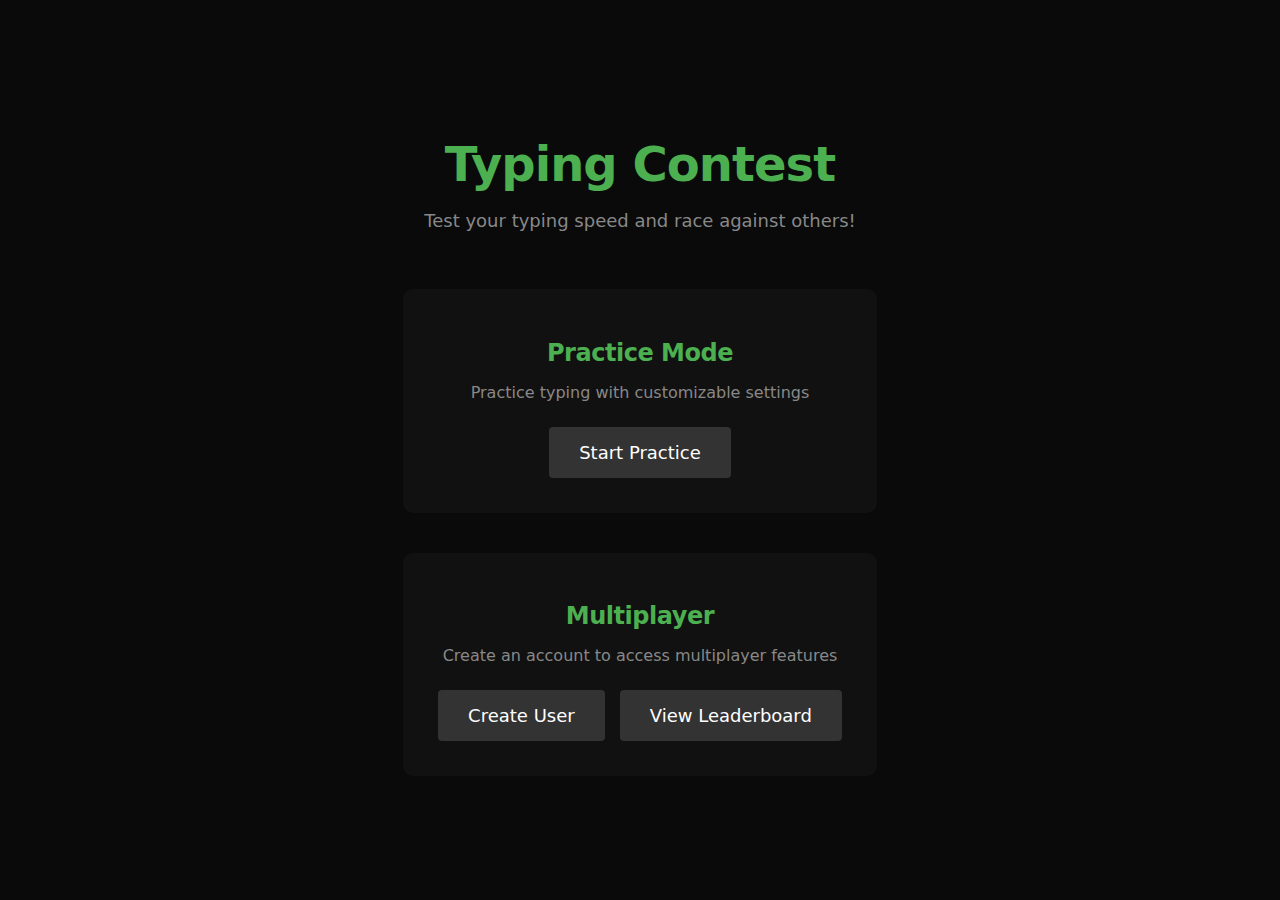
<file: index.html>
<!DOCTYPE html>
<html lang="en">
<head>
    <meta charset="UTF-8">
    <title>Typing Contest</title>
    <link rel="stylesheet" href="styles.css">
</head>
<body>
    <div id="user-info" class="user-info">
        <div id="user-avatar" class="avatar"></div>
        <button id="logout-btn" style="display: none">Logout</button>
    </div>
    
    <div id="content-container">
        <div class="hero-section">
            <h1>Typing Contest</h1>
            <p class="subtitle">Test your typing speed and race against others!</p>
        </div>

        <div id="main-menu">
            <div class="menu-section practice">
                <h2>Practice Mode</h2>
                <p>Practice typing with customizable settings</p>
                <button onclick="window.location.href='practice.html'" class="primary-btn">Start Practice</button>
            </div>

            <div class="menu-section multiplayer">
                <h2>Multiplayer</h2>
                <div id="guest-options">
                    <p>Create an account to access multiplayer features</p>
                    <button onclick="window.location.href='create-user.html'" class="primary-btn">Create User</button>
                    <button onclick="window.location.href='leaderboard.html'" class="secondary-btn">View Leaderboard</button>
                </div>
                <div id="user-options" style="display: none">
                    <button onclick="window.location.href='create-room.html'" class="primary-btn">Create Room</button>
                    <button onclick="window.location.href='rooms.html'" class="primary-btn">Join Room</button>
                    <button onclick="window.location.href='leaderboard.html'" class="secondary-btn">Leaderboard</button>
                </div>
            </div>
        </div>
    </div>
    <script type="module" src="js/index.js"></script>
</body>
</html>
</file>
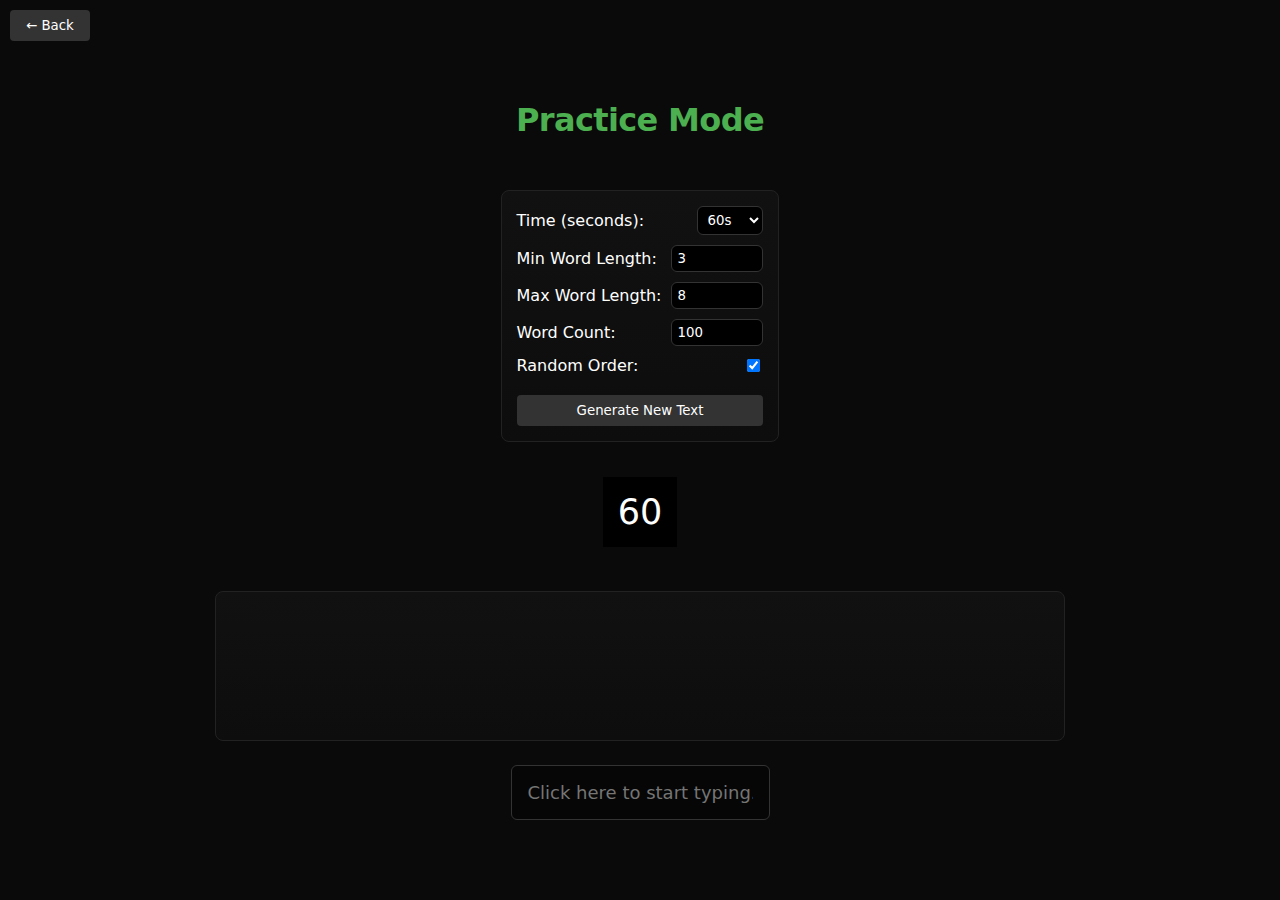
<file: practice.html>
<!DOCTYPE html>
<html lang="en">
  <head>
    <meta charset="UTF-8" />
    <title>Practice Mode - Typing Contest</title>
    <link rel="stylesheet" href="styles.css" />
  </head>
  <body>
    <div id="content-container">
      <div class="practice-header">
        <button class="back-button" onclick="window.location.href='index.html'">← Back</button>
        <h1>Practice Mode</h1>
      </div>

      <div class="text-options">
        <div class="option-group">
          <label>Time (seconds):</label>
          <select id="time-select">
            <option value="30">30s</option>
            <option value="60" selected>60s</option>
            <option value="120">2min</option>
            <option value="300">5min</option>
          </select>
        </div>
        <div class="option-group">
          <label>Min Word Length:</label>
          <input type="number" id="min-length" value="3" min="1" max="15" />
        </div>
        <div class="option-group">
          <label>Max Word Length:</label>
          <input type="number" id="max-length" value="8" min="1" max="15" />
        </div>
        <div class="option-group">
          <label>Word Count:</label>
          <input type="number" id="word-count" value="100" min="10" max="500" />
        </div>
        <div class="option-group">
          <label>Random Order:</label>
          <input type="checkbox" id="random-order" checked />
        </div>
        <button id="generate-btn">Generate New Text</button>
        <button id="retry-btn" style="display: none">Retry Same Text</button>
      </div>

      <div id="timer">60</div>
      <div id="word-box"></div>
      <div id="input-container">
        <input
          type="text"
          id="input-box"
          placeholder="Click here to start typing..."
          autocomplete="off"
          autocorrect="off"
          autocapitalize="off"
          spellcheck="false"
        />
      </div>
      <div id="result-text"></div>
      <div id="stats" style="display: none">
        <div class="stat-item">WPM: <span id="wpm-stat">0</span></div>
        <div class="stat-item">Accuracy: <span id="accuracy-stat">0%</span></div>
        <div class="stat-item">Errors: <span id="error-stat">0</span></div>
      </div>
    </div>
    <script type="module" src="js/practice.js"></script>
  </body>
</html>
</file>
<file: styles.css>
body {
  background-color: #0a0a0a;
  color: #f0f0f0;
  font-family: system-ui, -apple-system, BlinkMacSystemFont, "Segoe UI", sans-serif;
  text-align: center;
  height: 100vh;
  display: flex;
  justify-content: center;
  align-items: center;
  margin: 0;
  overflow-x: hidden; /* Prevent horizontal scrolling */
}

#content-container {
  display: flex;
  flex-direction: column;
  align-items: center;
  width: 100%;
  max-width: 800px;
  padding: 2rem;
}

input,
textarea,
select,
button {
  font-family: inherit;
  border-radius: 6px;
  transition: all 0.2s ease;
}

#timer,
#results {
  margin: 20px;
  padding: 15px;
  font-size: 35px;
  background-color: rgb(0, 0, 0);
  color: white;
  border: none;
}
#word-box {
  font-size: 24px;
  color: white;
  width: 100%;
  max-width: 900px;
  height: 100px;
  overflow-y: auto; /* Changed from hidden to auto */
  text-align: left;
  position: relative;
  line-height: 1.6;
  padding: 1.5rem;
  margin: 1.5rem 0;
  background: linear-gradient(to bottom, #111111, #0d0d0d);
  border: 1px solid #222;
  border-radius: 8px;
  scrollbar-width: thin; /* For Firefox */
  scrollbar-color: #333 #111; /* For Firefox */
}

#word-box::-webkit-scrollbar {
  width: 8px; /* Added for better scrollbar */
}

#word-box::-webkit-scrollbar-track {
  background: #111; /* Added for better scrollbar */
}

#word-box::-webkit-scrollbar-thumb {
  background-color: #333; /* Added for better scrollbar */
  border-radius: 4px; /* Added for better scrollbar */
}

#input-box {
  width: 100%;
  padding: 1rem;
  font-size: 18px;
  background: rgba(0, 0, 0, 0.3);
  color: #fff;
  border: 1px solid #333;
  border-radius: 6px;
  transition: border-color 0.3s;
}

#input-box:focus {
  border-color: #4caf50;
  outline: none;
}

#input-box:disabled {
  background: #111;
  cursor: not-allowed;
}

.current-word {
  text-decoration: underline;
  text-decoration-thickness: 2px;
  text-underline-offset: 3px;
  text-decoration-color: #4caf50;
}

.incorrect {
  color: #f44336;
}

.completed {
  color: #4caf50;
}

#leaderboard-container {
  display: none;
}

#leaderboard {
  text-align: left;
}
#leaderboard h2 {
  border-bottom: 2px solid white;
  padding-bottom: 5px;
  margin-bottom: 10px;
}

#toggle-leaderboard {
  display: none;
}

#input-container {
  display: flex;
  align-items: center;
  gap: 10px;
}

#retry-button {
  display: inline-block;
  padding: 12px 20px;
  font-size: 20px;
  background-color: #000000;
  color: white;
  border: 2px solid rgb(59, 58, 58);
  cursor: pointer;
}

#retry-btn {
  width: 100%;
  margin-top: 10px;
  padding: 10px;
  background: #2c5530;
  color: #fff;
  border: none;
  border-radius: 4px;
  cursor: pointer;
  font-size: 16px;
  transition: background-color 0.3s ease;
}

#retry-btn:hover {
  background: #367a3d;
}

#retry-btn:active {
  transform: scale(0.98);
}

#result-text {
  margin-top: 20px;
  font-size: 30px;
  font-weight: bold;
  color: #ffffff;
  display: none;
}

@media (max-width: 768px) {
  #word-box {
    font-size: 25px; /* Maintain proportional size */
    max-width: 90vw;
  }

  #input-box {
    font-size: 22px;
    width: 90%;
    max-width: 300px;
  }

  #retry-button {
    font-size: 20px;
    padding: 12px;
  }
}

.race-track {
  position: relative;
  width: 100%;
  height: 200px; /* Increased height */
  background: linear-gradient(to bottom, #151515, #0d0d0d);
  margin: 20px 0;
  border-radius: 15px; /* Increased border radius */
  overflow: hidden;
  border: 1px solid #222;
  padding: 20px; /* Added padding */
  box-shadow: inset 0 0 20px rgba(0, 0, 0, 0.3); /* Added inner shadow */
}

.racer {
  position: absolute;
  top: 15px; /* Adjusted top spacing */
  transition: left 0.5s ease-out; /* Smoother transition */
  display: flex;
  flex-direction: column;
  align-items: center;
  color: #fff;
  padding: 10px; /* Added padding */
  background: rgba(0, 0, 0, 0.2); /* Added background */
  border-radius: 8px; /* Added border radius */
  min-width: 80px; /* Minimum width */
  transform-origin: center bottom; /* Add this line */
}

.racer-avatar {
  width: 45px; /* Slightly larger avatar */
  height: 45px;
  border-radius: 50%;
  background: #2a2a2a;
  display: flex;
  align-items: center;
  justify-content: center;
  background-size: cover;
  background-position: center;
  border: 2px solid #444; /* Added border */
  margin-bottom: 8px; /* Added margin */
}

.racer-name {
  position: absolute;
  top: -8px; /* Moved up slightly */
  left: 50%;
  font-size: 12px;
  white-space: nowrap;
  background: rgba(0, 0, 0, 0.7);
  padding: 2px 6px;
  border-radius: 4px;
  display: flex;
  align-items: center;
  gap: 5px;
  max-width: 200px; /* Maximum width */
  overflow: hidden;
  text-overflow: ellipsis; /* Add ellipsis for overflow */
}

.racer-wpm {
  font-size: 12px;
  color: #4caf50;
  display: inline;
  margin-left: 5px;
}

.finish-line {
  position: absolute;
  right: 0;
  top: 0;
  bottom: 0;
  width: 5px;
  background: linear-gradient(to bottom, #4caf50, #45a049); /* Gradient effect */
  box-shadow: 0 0 10px rgba(76, 175, 80, 0.5); /* Added glow effect */
}

.fullscreen-button {
  position: absolute;
  top: 10px;
  right: 10px;
  padding: 8px 16px;
  background: #333;
  border: 2px solid #555; /* Added border */
  border-radius: 4px;
  color: white;
  cursor: pointer;
  z-index: 1000;
  font-size: 14px; /* Added font size */
}

.fullscreen-button:hover {
  background: #444;
}

.race-track.fullscreen {
  position: fixed;
  top: 0;
  left: 0;
  width: 100vw;
  height: 100vh;
  margin: 0;
  z-index: 9999;
  padding: 50px;
}

.race-track.fullscreen .racer {
  transform: scale(1.5) translateY(70%); /* Scale and adjust position */
}

.race-track.fullscreen .racer-name {
  top: -25px; /* More space in fullscreen */
  max-width: 300px; /* Larger max-width in fullscreen */
  font-size: 14px; /* Slightly larger font */
  padding: 4px 8px; /* Larger padding */
}

.back-button {
  position: absolute;
  top: 10px;
  left: 10px;
  padding: 8px 16px;
  background: #333;
  border: none;
  border-radius: 4px;
  color: white;
  cursor: pointer;
  z-index: 1000;
}

.back-button:hover {
  background: #444;
}

form {
  display: flex;
  flex-direction: column;
  gap: 15px;
  max-width: 400px;
  margin: 0 auto;
}

form input,
form textarea {
  padding: 10px;
  font-size: 16px;
  background-color: black;
  color: white;
  border: 2px solid #555;
}

form textarea {
  height: 150px;
  resize: vertical;
}

/* Add specific styles for datetime inputs */
input[type="datetime-local"] {
  background-color: #1a1a1a;
  color: white;
  border: 2px solid #555;
  padding: 8px;
  border-radius: 4px;
}

/* Style the calendar icon */
input[type="datetime-local"]::-webkit-calendar-picker-indicator {
  filter: invert(1);
  cursor: pointer;
  opacity: 0.8;
}

input[type="datetime-local"]::-webkit-calendar-picker-indicator:hover {
  opacity: 1;
}

.room-list {
  display: grid;
  gap: 15px;
  max-width: 600px;
  margin: 20px auto;
}

.room-card {
  display: flex;
  justify-content: space-between;
  align-items: center;
  padding: 20px;
  background: linear-gradient(to bottom, #111111, #0d0d0d);
  border-radius: 8px;
  margin-bottom: 15px;
  border: 1px solid #222;
}

.room-card.completed {
  opacity: 0.7;
}

.room-card h3 {
  margin: 0;
  color: white;
}

.room-card p {
  color: #888;
  margin: 5px 0;
}

room-card button {
  padding: 8px 16px;
  background: #333;
  border: none;
  border-radius: 4px;
  color: white;
  cursor: pointer;
}

room-card button:hover {
  background: #444;
}

room-card {
  background: #111;
  padding: 15px;
  border: 1px solid #333;
  border-radius: 5px;
  cursor: pointer;
}

room-card:hover {
  background: #222;
}

.user-info {
  position: fixed;
  top: 20px;
  right: 20px;
  display: flex;
  align-items: center;
  gap: 10px;
}

#logout-btn {
  padding: 8px 16px;
  background: #333;
  border: none;
  border-radius: 4px;
  color: white;
  cursor: pointer;
}

.completed {
  opacity: 0.7;
}

#main-menu {
  display: flex;
  flex-direction: column;
  gap: 20px;
}

#main-menu button {
  padding: 15px 30px;
  font-size: 18px;
  background: #333;
  border: none;
  border-radius: 4px;
  color: white;
  cursor: pointer;
  transition: background 0.3s;
}

#main-menu button:hover {
  background: #444;
}

.countdown {
  position: absolute;
  top: 10px;
  left: 50%;
  transform: translateX(-50%);
  font-size: 16px;
  background: rgba(0, 0, 0, 0.6);
  padding: 5px 15px;
  border-radius: 15px;
  color: #4caf50;
  font-weight: bold;
}

.user-name-display {
  position: absolute;
  top: 10px;
  right: 60px; /* Space for fullscreen button */
  font-size: 14px;
  background: rgba(0, 0, 0, 0.6);
  padding: 5px 10px;
  border-radius: 10px;
  color: #fff;
}

.text-options {
  background: linear-gradient(to bottom, #111111, #0d0d0d);
  padding: 15px;
  border-radius: 8px;
  margin-bottom: 15px;
  border: 1px solid #222;
}

.option-group {
  display: flex;
  justify-content: space-between;
  align-items: center;
  margin-bottom: 10px;
}

.option-group label {
  color: #fff;
  margin-right: 10px;
}

.option-group input[type="number"] {
  width: 80px;
  padding: 5px;
  background: #000;
  color: #fff;
  border: 1px solid #333;
}

#generate-btn {
  width: 100%;
  margin-top: 10px;
  padding: 8px;
  background: #333;
  color: #fff;
  border: none;
  border-radius: 4px;
  cursor: pointer;
}

#generate-btn:hover {
  background: #444;
}

select {
  padding: 5px;
  background: #000;
  color: #fff;
  border: 1px solid #333;
}

.text-blur {
  filter: blur(5px);
  user-select: none;
  transition: filter 0.3s;
}

/* Hero Section */
.hero-section {
  text-align: center;
  margin-bottom: 40px;
}

.hero-section h1 {
  font-size: 48px;
  margin-bottom: 10px;
  color: #4caf50;
}

.subtitle {
  font-size: 18px;
  color: #888;
}

/* Menu Sections */
.menu-section {
  background: #111;
  padding: 30px;
  border-radius: 10px;
  margin-bottom: 20px;
  text-align: center;
}

.menu-section h2 {
  color: #4caf50;
  margin-bottom: 15px;
}

.menu-section p {
  color: #888;
  margin-bottom: 20px;
}

/* Buttons */
.primary-btn {
  background: linear-gradient(to bottom, #2c5530, #244328);
  border: 1px solid #366c3b;
  padding: 0.75rem 1.5rem;
  font-weight: 500;
  color: white;
  border: none;
  padding: 12px 24px;
  border-radius: 5px;
  font-size: 16px;
  cursor: pointer;
  margin: 5px;
  transition: background 0.3s;
}

.primary-btn:hover {
  background: linear-gradient(to bottom, #326137, #2c5530);
  border-color: #407c44;
}

.secondary-btn {
  background: #333;
  color: white;
  border: none;
  padding: 12px 24px;
  border-radius: 5px;
  font-size: 16px;
  cursor: pointer;
  margin: 5px;
  transition: background 0.3s;
}

.secondary-btn:hover {
  background: #444;
}

/* Practice Mode Styles */
.practice-header {
  display: flex;
  align-items: center;
  margin-bottom: 30px;
}

.practice-header h1 {
  flex: 1;
  text-align: center;
}

#stats {
  display: flex;
  justify-content: center;
  gap: 20px;
  margin-top: 20px;
}

.stat-item {
  background: #111;
  padding: 10px 20px;
  border-radius: 5px;
  font-size: 18px;
}

/* Room Header Styles */
.room-header,
.rooms-header {
  display: flex;
  align-items: center;
  gap: 20px;
  margin-bottom: 30px;
  width: 100%;
}

room-header h1,
.rooms-header h1 {
  flex: 1;
  text-align: center;
  margin: 0;
  color: #4caf50;
}

.timer-display {
  background: #111;
  padding: 15px 30px;
  border-radius: 10px;
  font-size: 24px;
  color: #4caf50;
  margin-bottom: 20px;
  box-shadow: 0 0 10px rgba(76, 175, 80, 0.2);
}

.typing-container {
  background: #111;
  border-radius: 10px;
  margin-top: 20px;
}

.create-room-btn {
  background: #4caf50;
  color: white;
  border: none;
  padding: 10px 20px;
  border-radius: 5px;
  cursor: pointer;
  font-size: 16px;
  transition: background 0.3s;
}

.create-room-btn:hover {
  background: #45a049;
}

.room-filters {
  display: flex;
  justify-content: center;
  gap: 10px;
  margin-bottom: 20px;
}

.filter-btn {
  background: #111;
  color: white;
  border: none;
  padding: 8px 16px;
  border-radius: 20px;
  cursor: pointer;
  transition: all 0.3s;
}

.filter-btn.active {
  background: #4caf50;
}

.room-grid {
  display: grid;
  grid-template-columns: repeat(auto-fill, minmax(300px, 1fr));
  gap: 20px;
  padding: 20px;
}

.room-card {
  background: linear-gradient(to bottom, #111111, #0d0d0d);
  border-radius: 10px;
  padding: 20px;
  transition: transform 0.3s, box-shadow 0.3s;
  border: 1px solid #222;
}

.room-card:hover {
  transform: translateY(-5px);
  box-shadow: 0 5px 15px rgba(76, 175, 80, 0.2);
}

.room-card h3 {
  color: #4caf50;
  margin-top: 0;
}

.room-stats {
  display: flex;
  justify-content: space-between;
  margin-top: 15px;
  color: #888;
  font-size: 14px;
}

.room-action {
  margin-top: 15px;
  text-align: right;
}

h1,
h2,
h3 {
  color: #4caf50;
  font-weight: 600;
  letter-spacing: -0.02em;
}
</file>
